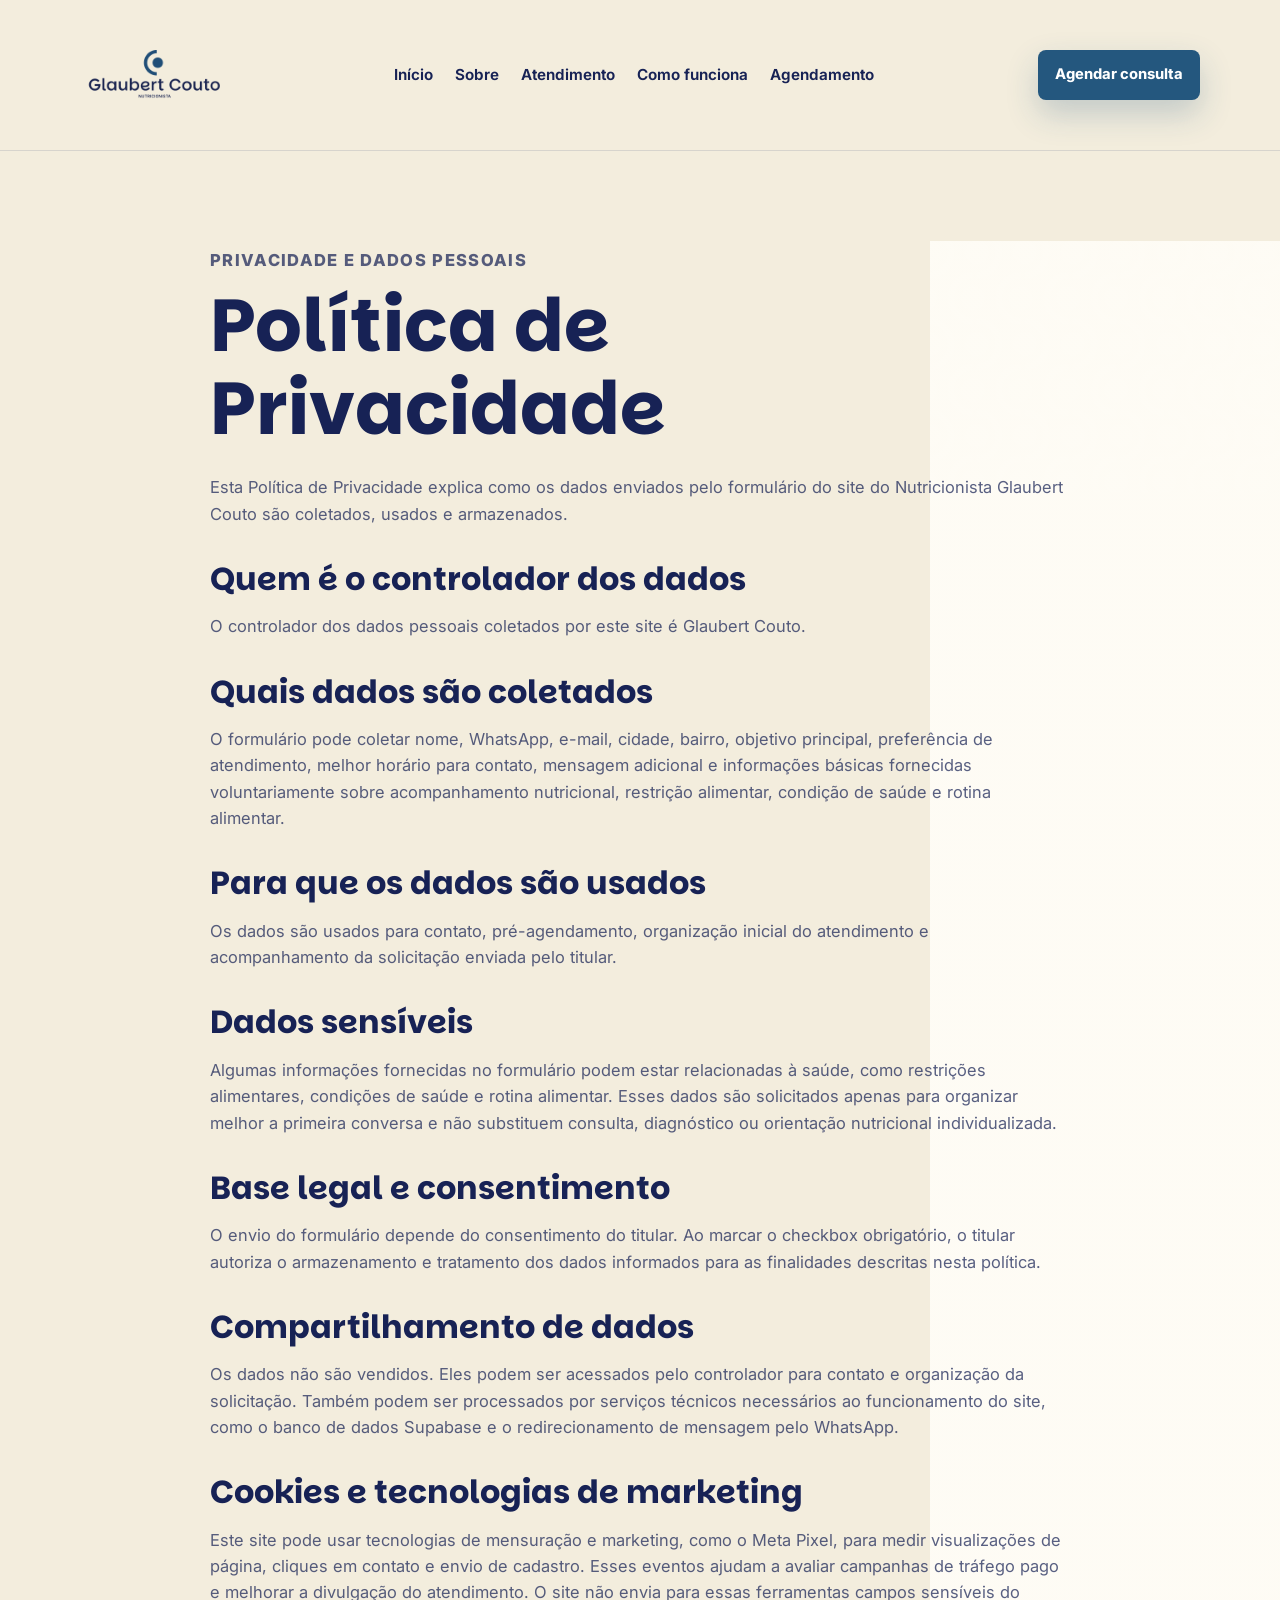
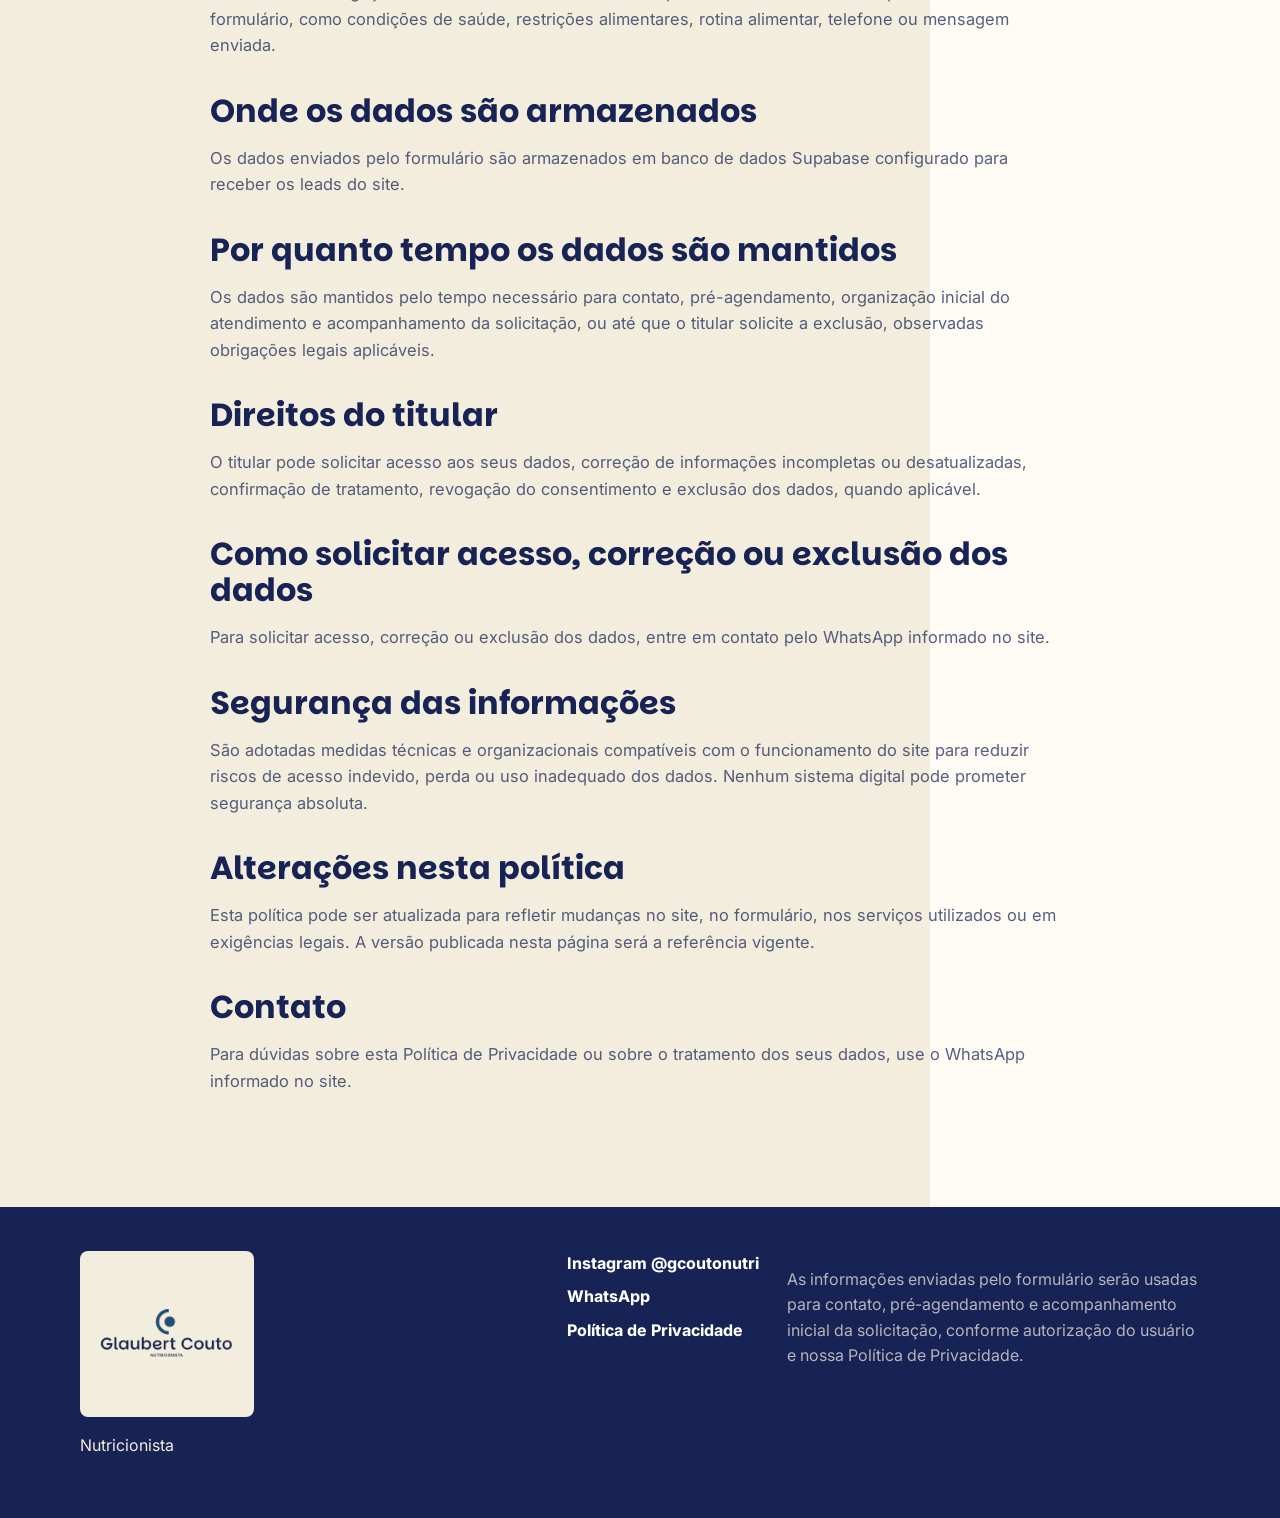
<file: politica-privacidade.html>
<!DOCTYPE html>
<html lang="pt-BR">
<head>
  <meta charset="UTF-8">
  <meta name="viewport" content="width=device-width, initial-scale=1.0">
  <meta name="description" content="Política de Privacidade do site do Nutricionista Glaubert Couto.">
  <title>Política de Privacidade | Glaubert Couto</title>
  <!-- Meta Pixel Code -->
  <script>
  !function(f,b,e,v,n,t,s)
  {if(f.fbq)return;n=f.fbq=function(){n.callMethod?
  n.callMethod.apply(n,arguments):n.queue.push(arguments)};
  if(!f._fbq)f._fbq=n;n.push=n;n.loaded=!0;n.version='2.0';
  n.queue=[];t=b.createElement(e);t.async=!0;
  t.src=v;s=b.getElementsByTagName(e)[0];
  s.parentNode.insertBefore(t,s)}(window, document,'script',
  'https://connect.facebook.net/en_US/fbevents.js');
  fbq('init', '2502422120261088');
  fbq('track', 'PageView');
  </script>
  <!-- End Meta Pixel Code -->
  <link rel="preconnect" href="https://cdn.jsdelivr.net">
  <link rel="icon" type="image/png" href="assets/img/favicon/favicon.png">
  <link rel="apple-touch-icon" href="assets/img/favicon/favicon.png">
  <link rel="stylesheet" href="assets/css/style.css">
</head>
<body>
  <noscript><img height="1" width="1" style="display:none"
  src="https://www.facebook.com/tr?id=2502422120261088&ev=PageView&noscript=1"
  /></noscript>
  <header class="site-header" id="topo">
    <nav class="nav container" aria-label="Menu principal">
      <a class="brand" href="index.html#inicio" aria-label="Glaubert Couto - início">
        <img class="brand-logo brand-logo-horizontal" src="assets/img/brand/logo-glaubert-couto-horizontal.png" alt="Glaubert Couto Nutricionista" width="150" height="70">
      </a>

      <button class="menu-toggle" type="button" aria-label="Abrir menu" aria-expanded="false" aria-controls="main-menu">
        <span></span>
        <span></span>
        <span></span>
      </button>

      <div class="nav-links" id="main-menu">
        <a href="index.html#inicio">Início</a>
        <a href="index.html#sobre">Sobre</a>
        <a href="index.html#atendimento">Atendimento</a>
        <a href="index.html#como-funciona">Como funciona</a>
        <a href="index.html#agendamento">Agendamento</a>
      </div>

      <a class="btn btn-small btn-primary btn-animated header-cta" href="index.html#agendamento"><span>Agendar consulta</span></a>
    </nav>
  </header>

  <main>
    <section class="section privacy-section">
      <div class="container privacy-content">
        <p class="eyebrow">Privacidade e dados pessoais</p>
        <h1>Política de Privacidade</h1>
        <p>
          Esta Política de Privacidade explica como os dados enviados pelo formulário do site do Nutricionista Glaubert Couto são coletados, usados e armazenados.
        </p>

        <h2>Quem é o controlador dos dados</h2>
        <p>
          O controlador dos dados pessoais coletados por este site é Glaubert Couto.
        </p>

        <h2>Quais dados são coletados</h2>
        <p>
          O formulário pode coletar nome, WhatsApp, e-mail, cidade, bairro, objetivo principal, preferência de atendimento, melhor horário para contato, mensagem adicional e informações básicas fornecidas voluntariamente sobre acompanhamento nutricional, restrição alimentar, condição de saúde e rotina alimentar.
        </p>

        <h2>Para que os dados são usados</h2>
        <p>
          Os dados são usados para contato, pré-agendamento, organização inicial do atendimento e acompanhamento da solicitação enviada pelo titular.
        </p>

        <h2>Dados sensíveis</h2>
        <p>
          Algumas informações fornecidas no formulário podem estar relacionadas à saúde, como restrições alimentares, condições de saúde e rotina alimentar. Esses dados são solicitados apenas para organizar melhor a primeira conversa e não substituem consulta, diagnóstico ou orientação nutricional individualizada.
        </p>

        <h2>Base legal e consentimento</h2>
        <p>
          O envio do formulário depende do consentimento do titular. Ao marcar o checkbox obrigatório, o titular autoriza o armazenamento e tratamento dos dados informados para as finalidades descritas nesta política.
        </p>

        <h2>Compartilhamento de dados</h2>
        <p>
          Os dados não são vendidos. Eles podem ser acessados pelo controlador para contato e organização da solicitação. Também podem ser processados por serviços técnicos necessários ao funcionamento do site, como o banco de dados Supabase e o redirecionamento de mensagem pelo WhatsApp.
        </p>

        <h2>Cookies e tecnologias de marketing</h2>
        <p>
          Este site pode usar tecnologias de mensuração e marketing, como o Meta Pixel, para medir visualizações de página, cliques em contato e envio de cadastro. Esses eventos ajudam a avaliar campanhas de tráfego pago e melhorar a divulgação do atendimento. O site não envia para essas ferramentas campos sensíveis do formulário, como condições de saúde, restrições alimentares, rotina alimentar, telefone ou mensagem enviada.
        </p>

        <h2>Onde os dados são armazenados</h2>
        <p>
          Os dados enviados pelo formulário são armazenados em banco de dados Supabase configurado para receber os leads do site.
        </p>

        <h2>Por quanto tempo os dados são mantidos</h2>
        <p>
          Os dados são mantidos pelo tempo necessário para contato, pré-agendamento, organização inicial do atendimento e acompanhamento da solicitação, ou até que o titular solicite a exclusão, observadas obrigações legais aplicáveis.
        </p>

        <h2>Direitos do titular</h2>
        <p>
          O titular pode solicitar acesso aos seus dados, correção de informações incompletas ou desatualizadas, confirmação de tratamento, revogação do consentimento e exclusão dos dados, quando aplicável.
        </p>

        <h2>Como solicitar acesso, correção ou exclusão dos dados</h2>
        <p>
          Para solicitar acesso, correção ou exclusão dos dados, entre em contato pelo WhatsApp informado no site.
        </p>

        <h2>Segurança das informações</h2>
        <p>
          São adotadas medidas técnicas e organizacionais compatíveis com o funcionamento do site para reduzir riscos de acesso indevido, perda ou uso inadequado dos dados. Nenhum sistema digital pode prometer segurança absoluta.
        </p>

        <h2>Alterações nesta política</h2>
        <p>
          Esta política pode ser atualizada para refletir mudanças no site, no formulário, nos serviços utilizados ou em exigências legais. A versão publicada nesta página será a referência vigente.
        </p>

        <h2>Contato</h2>
        <p>
          Para dúvidas sobre esta Política de Privacidade ou sobre o tratamento dos seus dados, use o WhatsApp informado no site.
        </p>
      </div>
    </section>
  </main>

  <footer class="site-footer">
    <div class="container footer-grid">
      <div>
        <a class="brand footer-brand" href="index.html#inicio">
          <img class="brand-logo brand-logo-horizontal" src="assets/img/brand/logo-glaubert-couto-horizontal.png" alt="Glaubert Couto Nutricionista" width="150" height="70">
        </a>
        <p>Nutricionista</p>
      </div>
      <div class="footer-links">
        <a class="js-instagram-link" href="#" target="_blank" rel="noopener">Instagram @gcoutonutri</a>
        <a class="js-whatsapp-link" href="#" target="_blank" rel="noopener">WhatsApp</a>
        <a href="politica-privacidade.html">Política de Privacidade</a>
      </div>
      <p class="footer-note">
        As informações enviadas pelo formulário serão usadas para contato, pré-agendamento e acompanhamento inicial da solicitação, conforme autorização do usuário e nossa Política de Privacidade.
      </p>
    </div>
  </footer>

  <script src="assets/js/config.js"></script>
  <script src="assets/js/analytics.js"></script>
  <script src="assets/js/main.js"></script>
</body>
</html>
</file>
<file: assets/css/style.css>
@font-face {
  font-family: "Inter";
  src: url("../fonts/inter/Inter-VariableFont_opsz,wght.ttf") format("truetype");
  font-weight: 100 900;
  font-style: normal;
  font-display: swap;
}

@font-face {
  font-family: "Parkinsans";
  src: url("../fonts/parkinsans/Parkinsans-VariableFont_wght.ttf") format("truetype");
  font-weight: 300 800;
  font-style: normal;
  font-display: swap;
}

:root {
  --color-bg: #f4efe1;
  --color-surface: #ffffff;
  --color-soft: #f4efe1;
  --color-primary: #19234f;
  --color-primary-dark: #111936;
  --color-secondary: #204e77;
  --color-accent: #e3c29e;
  --color-warm: #7c5e3a;
  --color-terracotta: #843728;
  --color-rose: #ddafcc;
  --color-blue-soft: #467398;
  --color-text: #19234f;
  --color-muted: rgba(25, 35, 79, 0.72);
  --color-border: rgba(25, 35, 79, 0.16);
  --color-danger: #b94b4b;
  --color-success: #204e77;
  --shadow-soft: 0 24px 70px rgba(25, 35, 79, 0.13);
  --radius: 8px;
  --container: 1120px;
  --header-height: 76px;
  --font-base: "Inter", "Segoe UI", Arial, sans-serif;
  --font-heading: "Parkinsans", "Inter", "Segoe UI", Arial, sans-serif;
}

* {
  box-sizing: border-box;
}

html {
  scroll-behavior: smooth;
}

body {
  margin: 0;
  font-family: var(--font-base);
  background: var(--color-bg);
  color: var(--color-text);
  line-height: 1.6;
}

body.menu-open {
  overflow: hidden;
}

a {
  color: inherit;
  text-decoration: none;
}

img,
svg {
  max-width: 100%;
  display: block;
}

button,
input,
select,
textarea {
  font: inherit;
}

.container {
  width: min(100% - 40px, var(--container));
  margin: 0 auto;
}

.section {
  padding: 96px 0;
  scroll-margin-top: var(--header-height);
}

.section-soft {
  background: rgba(255, 255, 255, 0.38);
}

.site-header {
  position: sticky;
  top: 0;
  z-index: 30;
  background: rgba(244, 239, 225, 0.92);
  backdrop-filter: blur(16px);
  border-bottom: 1px solid rgba(25, 35, 79, 0.12);
}

.nav {
  min-height: var(--header-height);
  display: flex;
  align-items: center;
  justify-content: space-between;
  gap: 24px;
}

.brand {
  display: inline-flex;
  align-items: center;
  gap: 12px;
  font-weight: 750;
  letter-spacing: 0;
  color: var(--color-primary-dark);
}

.brand-mark {
  width: 38px;
  height: 38px;
  display: inline-grid;
  place-items: center;
  border-radius: 50%;
  background: var(--color-primary);
  color: #fff;
  font-size: 0.85rem;
  font-weight: 800;
}

.brand-logo {
  width: 42px;
  height: 42px;
  flex: 0 0 42px;
  object-fit: contain;
}

.brand-logo-horizontal {
  width: 150px;
  height: auto;
  flex-basis: 150px;
}

.nav-links {
  display: flex;
  align-items: center;
  gap: 22px;
  color: var(--color-muted);
  font-size: 0.95rem;
  font-weight: 650;
}

.nav-links a:hover {
  color: var(--color-primary-dark);
}

.menu-toggle {
  display: none;
  width: 42px;
  height: 42px;
  border: 1px solid var(--color-border);
  border-radius: var(--radius);
  background: var(--color-surface);
  align-items: center;
  justify-content: center;
  flex-direction: column;
  gap: 5px;
}

.menu-toggle span {
  width: 18px;
  height: 2px;
  background: var(--color-primary-dark);
  transition: transform 180ms ease, opacity 180ms ease;
}

.menu-open .menu-toggle span:nth-child(1) {
  transform: translateY(7px) rotate(45deg);
}

.menu-open .menu-toggle span:nth-child(2) {
  opacity: 0;
}

.menu-open .menu-toggle span:nth-child(3) {
  transform: translateY(-7px) rotate(-45deg);
}

.btn {
  display: inline-flex;
  align-items: center;
  justify-content: center;
  min-height: 50px;
  padding: 0 22px;
  border-radius: var(--radius);
  border: 1px solid transparent;
  font-weight: 750;
  cursor: pointer;
  transition: transform 180ms ease, box-shadow 180ms ease, background 180ms ease;
  text-align: center;
}

.btn:hover {
  transform: translateY(-1px);
}

.btn:focus-visible {
  outline: 3px solid rgba(227, 194, 158, 0.75);
  outline-offset: 3px;
}

.btn-animated {
  position: relative;
  overflow: hidden;
  isolation: isolate;
}

.btn-animated span {
  position: relative;
  z-index: 1;
  color: inherit;
  transition: color 0.4s ease;
}

.btn-animated::before {
  content: "";
  position: absolute;
  inset: 0;
  z-index: 0;
  width: 120%;
  left: -10%;
  background: var(--btn-hover-bg, var(--color-primary-dark));
  transform: translate3d(-110%, 0, 0) skew(30deg);
  transition: transform 0.4s cubic-bezier(0.3, 1, 0.8, 1);
}

.btn.btn-animated:hover,
.btn.btn-animated:focus-visible {
  background: var(--btn-bg, var(--color-primary));
}

.btn.btn-animated:hover span,
.btn.btn-animated:focus-visible span {
  color: var(--btn-hover-color, var(--color-bg));
}

.btn.btn-animated:hover::before,
.btn.btn-animated:focus-visible::before {
  transform: translate3d(0, 0, 0) skew(30deg);
}

.btn-primary {
  --btn-bg: var(--color-primary);
  --btn-hover-bg: var(--color-primary-dark);
  --btn-hover-color: var(--color-bg);
  background: var(--color-primary);
  color: var(--color-bg);
  box-shadow: 0 14px 32px rgba(25, 35, 79, 0.24);
}

.btn-primary:hover {
  background: var(--color-primary-dark);
}

.btn-outline {
  --btn-bg: rgba(244, 239, 225, 0.58);
  --btn-hover-bg: var(--color-primary);
  --btn-hover-color: var(--color-bg);
  color: var(--color-primary);
  border-color: var(--color-border);
  background: rgba(244, 239, 225, 0.58);
}

.btn-small {
  min-height: 42px;
  padding: 0 16px;
  font-size: 0.92rem;
}

.hero {
  min-height: calc(100vh - var(--header-height));
  display: flex;
  align-items: center;
  background:
    linear-gradient(105deg, rgba(244, 239, 225, 0.98) 0%, rgba(244, 239, 225, 0.94) 52%, rgba(227, 194, 158, 0.22) 100%),
    url("../img/brand/pattern-glaubert-couto.png");
  background-size: auto, 420px auto;
  background-position: center, right -120px top -70px;
  background-repeat: no-repeat, no-repeat;
  padding: 86px 0 72px;
}

.hero-title {
  max-width: 920px;
  margin: 0 auto 54px;
  text-align: center;
}

.hero-title h1 {
  margin-inline: auto;
}

.hero-title-animated {
  opacity: 0;
  transform: translateY(28px);
  animation: hero-title-soft-entry 1400ms cubic-bezier(0.22, 1, 0.36, 1) 260ms both;
}

@keyframes hero-title-soft-entry {
  from {
    opacity: 0;
    transform: translateY(28px);
  }

  to {
    opacity: 1;
    transform: translateY(0);
  }
}

.hero-grid {
  display: grid;
  grid-template-columns: minmax(0, 1.05fr) minmax(300px, 0.95fr);
  gap: 64px;
  align-items: center;
}

.eyebrow {
  margin: 0 0 12px;
  color: var(--color-secondary);
  font-weight: 800;
  text-transform: uppercase;
  letter-spacing: 0.08em;
  font-size: 0.78rem;
}

h1,
h2,
h3,
p {
  overflow-wrap: anywhere;
}

h1,
h2,
h3 {
  font-family: var(--font-heading);
  margin: 0;
  line-height: 1.12;
  letter-spacing: 0;
}

h1 {
  font-size: clamp(2.35rem, 6vw, 4.6rem);
  max-width: 820px;
}

h2 {
  font-size: clamp(2rem, 4vw, 3.2rem);
}

h3 {
  font-size: 1.12rem;
}

.hero-text,
.section-heading p,
.text-stack p,
.form-intro p {
  color: var(--color-muted);
  font-size: 1.06rem;
}

.hero-text {
  max-width: 650px;
  margin: 0;
}

.hero-actions {
  display: flex;
  gap: 14px;
  flex-wrap: wrap;
  margin-top: 34px;
}

.hero-notes {
  display: flex;
  flex-wrap: wrap;
  gap: 10px;
  margin-top: 28px;
}

.hero-notes span,
.pill-grid span {
  border: 1px solid var(--color-border);
  background: rgba(255, 255, 255, 0.5);
  color: var(--color-primary);
  padding: 10px 14px;
  border-radius: 999px;
  font-weight: 700;
  font-size: 0.9rem;
}

.hero-media {
  min-height: 560px;
  border-radius: 8px;
  background: var(--color-primary);
  box-shadow: var(--shadow-soft);
  position: relative;
  overflow: hidden;
  border: 1px solid rgba(25, 35, 79, 0.14);
}

.hero-media img {
  width: 100%;
  height: 100%;
  min-height: inherit;
  object-fit: cover;
  object-position: center;
}

.split {
  display: grid;
  grid-template-columns: minmax(260px, 0.82fr) minmax(0, 1.18fr);
  gap: 64px;
}

.section-kicker h2,
.section-heading h2 {
  max-width: 760px;
}

.text-stack p:first-child {
  margin-top: 0;
}

.text-stack p:last-child {
  margin-bottom: 0;
}

.about-image {
  width: 100%;
  max-height: 420px;
  object-fit: cover;
  object-position: center;
  border-radius: var(--radius);
  margin-top: 28px;
  box-shadow: var(--shadow-soft);
}

.section-heading {
  max-width: 790px;
  margin-bottom: 36px;
}

.pill-grid {
  display: grid;
  grid-template-columns: repeat(3, minmax(0, 1fr));
  gap: 14px;
}

.pill-grid span {
  border-radius: var(--radius);
  padding: 18px;
}

.cards-grid {
  display: grid;
  grid-template-columns: repeat(3, minmax(0, 1fr));
  gap: 18px;
}

.benefit-card {
  background: var(--color-surface);
  border: 1px solid var(--color-border);
  border-radius: var(--radius);
  padding: 26px;
  min-height: 214px;
  box-shadow: 0 12px 34px rgba(25, 35, 79, 0.07);
}

.card-icon {
  display: inline-grid;
  place-items: center;
  width: 42px;
  height: 42px;
  border-radius: 50%;
  background: var(--color-primary);
  color: var(--color-bg);
  font-weight: 800;
  margin-bottom: 20px;
}

.benefit-card-image {
  width: 100%;
  aspect-ratio: 16 / 10;
  object-fit: cover;
  border-radius: var(--radius);
  margin-bottom: 18px;
}

.benefit-card p,
.steps p,
.footer-note {
  color: var(--color-muted);
  margin-bottom: 0;
}

.steps {
  list-style: none;
  padding: 0;
  margin: 0;
  display: grid;
  gap: 14px;
}

.steps li {
  display: grid;
  grid-template-columns: 54px 1fr;
  gap: 18px;
  align-items: start;
  padding: 24px;
  border: 1px solid var(--color-border);
  border-radius: var(--radius);
  background: rgba(255, 255, 255, 0.56);
}

.steps span {
  width: 46px;
  height: 46px;
  border-radius: 50%;
  background: var(--color-primary);
  color: var(--color-bg);
  display: grid;
  place-items: center;
  font-weight: 800;
}

.section-form {
  background:
    linear-gradient(rgba(25, 35, 79, 0.94), rgba(25, 35, 79, 0.94)),
    url("../img/brand/pattern-glaubert-couto.png");
  background-size: auto, 560px auto;
  color: var(--color-bg);
}

.form-layout {
  display: grid;
  grid-template-columns: minmax(260px, 0.72fr) minmax(0, 1.28fr);
  gap: 36px;
  align-items: start;
}

.form-intro {
  position: sticky;
  top: calc(var(--header-height) + 24px);
}

.section-form .eyebrow {
  color: var(--color-accent);
}

.section-form .form-intro p {
  color: rgba(244, 239, 225, 0.78);
}

.contact-box {
  margin-top: 28px;
  display: grid;
  gap: 10px;
  padding: 22px;
  border: 1px solid rgba(244, 239, 225, 0.22);
  border-radius: var(--radius);
  background: rgba(244, 239, 225, 0.08);
}

.contact-box a {
  color: var(--color-accent);
  font-weight: 750;
}

.social-link,
.instagram-link {
  display: inline-flex;
  align-items: center;
  gap: 8px;
  width: fit-content;
}

.social-lottie {
  width: 28px;
  height: 28px;
  flex: 0 0 28px;
  display: inline-block;
}

.lead-form {
  background: var(--color-surface);
  color: var(--color-text);
  border-radius: var(--radius);
  padding: 28px;
  box-shadow: var(--shadow-soft);
  border: 1px solid rgba(25, 35, 79, 0.1);
}

fieldset {
  border: 0;
  padding: 0;
  margin: 0 0 30px;
}

legend {
  font-weight: 800;
  margin-bottom: 16px;
  color: var(--color-primary);
  font-family: var(--font-heading);
}

.form-grid {
  display: grid;
  grid-template-columns: repeat(2, minmax(0, 1fr));
  gap: 18px;
}

label {
  display: grid;
  gap: 8px;
  color: var(--color-primary);
  font-weight: 700;
  font-size: 0.93rem;
}

label.full {
  grid-column: 1 / -1;
}

input,
select,
textarea {
  width: 100%;
  border: 1px solid var(--color-border);
  border-radius: var(--radius);
  background: #fff;
  color: var(--color-text);
  padding: 13px 14px;
  outline: none;
  transition: border 160ms ease, box-shadow 160ms ease;
}

textarea {
  resize: vertical;
  min-height: 112px;
}

input:focus,
select:focus,
textarea:focus {
  border-color: var(--color-secondary);
  box-shadow: 0 0 0 4px rgba(32, 78, 119, 0.14);
}

.consent {
  display: grid;
  grid-template-columns: 20px 1fr;
  align-items: start;
  gap: 12px;
  color: var(--color-muted);
  line-height: 1.45;
  margin-bottom: 18px;
}

.consent input {
  width: 18px;
  height: 18px;
  margin-top: 2px;
}

.consent a {
  color: var(--color-secondary);
  font-weight: 800;
  text-decoration: underline;
  text-underline-offset: 3px;
}

.form-feedback {
  min-height: 24px;
  margin-bottom: 14px;
  font-weight: 750;
}

.form-feedback.error {
  color: var(--color-danger);
}

.form-feedback.success {
  color: var(--color-success);
}

.form-submit {
  width: 100%;
}

.form-submit[disabled] {
  opacity: 0.7;
  cursor: wait;
  transform: none;
}

.site-footer {
  background: var(--color-primary);
  color: var(--color-bg);
  padding: 44px 0;
}

.footer-grid {
  display: grid;
  grid-template-columns: 1fr auto minmax(260px, 0.9fr);
  gap: 28px;
  align-items: start;
}

.footer-brand {
  color: var(--color-bg);
  background: var(--color-bg);
  padding: 8px 12px;
  border-radius: var(--radius);
  width: fit-content;
}

.footer-links {
  display: grid;
  gap: 8px;
}

.footer-links a {
  color: var(--color-accent);
  font-weight: 750;
}

.site-footer .footer-note {
  color: rgba(244, 239, 225, 0.72);
}

.privacy-section {
  background: rgba(255, 255, 255, 0.38);
}

.privacy-content {
  max-width: 860px;
}

.privacy-content h1 {
  margin-bottom: 24px;
}

.privacy-content h2 {
  margin-top: 34px;
  font-size: clamp(1.45rem, 3vw, 2rem);
}

.privacy-content p {
  color: var(--color-muted);
  font-size: 1.03rem;
}

.whatsapp-float {
  position: fixed;
  right: 24px;
  bottom: 24px;
  z-index: 40;
  width: 58px;
  height: 58px;
  border-radius: 50%;
  background: var(--color-primary-dark);
  color: var(--color-bg);
  display: inline-flex;
  align-items: center;
  justify-content: center;
  box-shadow: 0 16px 34px rgba(25, 35, 79, 0.28);
  transition: background 0.3s ease, box-shadow 0.3s ease, transform 0.3s ease;
}

.whatsapp-float:hover,
.whatsapp-float:focus-visible {
  background: var(--color-secondary);
  box-shadow: 0 18px 38px rgba(32, 78, 119, 0.34);
  transform: translateY(-2px);
}

.whatsapp-float:focus-visible {
  outline: 3px solid rgba(227, 194, 158, 0.76);
  outline-offset: 4px;
}

.whatsapp-float__icon {
  width: 30px;
  height: 30px;
  color: var(--color-accent);
  transition: fill 0.3s ease;
}

.whatsapp-float__icon svg,
.whatsapp-float__icon path {
  fill: currentColor !important;
  stroke: currentColor !important;
}

.whatsapp-float:hover .whatsapp-float__icon,
.whatsapp-float:focus-visible .whatsapp-float__icon {
  color: var(--color-bg);
  animation: whatsapp-float-slide-in 0.6s cubic-bezier(0.25, 0.46, 0.45, 0.94) both;
}

.whatsapp-float__tooltip {
  position: absolute;
  right: calc(100% + 14px);
  top: 50%;
  transform: translateY(-50%) translateX(8px);
  opacity: 0;
  pointer-events: none;
  white-space: nowrap;
  background: var(--color-primary);
  color: var(--color-bg);
  padding: 7px 11px;
  border-radius: var(--radius);
  font-size: 0.86rem;
  font-weight: 750;
  letter-spacing: 0;
  box-shadow: 0 12px 28px rgba(25, 35, 79, 0.2);
  transition: opacity 0.2s ease, transform 0.2s ease;
}

.whatsapp-float__tooltip::before {
  content: "";
  position: absolute;
  top: 50%;
  right: -5px;
  width: 10px;
  height: 10px;
  background: var(--color-primary);
  transform: translateY(-50%) rotate(45deg);
}

.whatsapp-float:hover .whatsapp-float__tooltip,
.whatsapp-float:focus-visible .whatsapp-float__tooltip {
  opacity: 1;
  transform: translateY(-50%) translateX(0);
}

@keyframes whatsapp-float-slide-in {
  0% {
    opacity: 0;
    transform: translateY(-8px);
  }

  100% {
    opacity: 1;
    transform: translateY(0);
  }
}

.reveal {
  opacity: 0;
  transform: translateY(18px);
  transition: opacity 520ms ease, transform 520ms ease;
}

.reveal.is-visible {
  opacity: 1;
  transform: translateY(0);
}

@media (prefers-reduced-motion: reduce) {
  .hero-title-animated {
    opacity: 1;
    transform: none;
    animation: none;
  }
}

@media (max-width: 940px) {
  .header-cta {
    display: none;
  }

  .menu-toggle {
    display: inline-flex;
  }

  .nav-links {
    position: fixed;
    inset: var(--header-height) 0 auto 0;
    display: none;
    grid-template-columns: 1fr;
    gap: 0;
    padding: 12px 20px 24px;
    background: var(--color-bg);
    border-bottom: 1px solid var(--color-border);
    box-shadow: 0 18px 32px rgba(25, 35, 79, 0.08);
  }

  .menu-open .nav-links {
    display: grid;
  }

  .nav-links a {
    padding: 14px 0;
    border-bottom: 1px solid var(--color-border);
  }

  .hero-grid,
  .split,
  .form-layout {
    grid-template-columns: 1fr;
  }

  .hero-title {
    margin-bottom: 36px;
  }

  .hero-media {
    order: 1;
  }

  .hero-content {
    order: 2;
  }

  .hero-media {
    min-height: 420px;
  }

  .form-intro {
    position: static;
  }

  .cards-grid,
  .pill-grid {
    grid-template-columns: repeat(2, minmax(0, 1fr));
  }

  .footer-grid {
    grid-template-columns: 1fr;
  }
}

@media (max-width: 640px) {
  .container {
    width: min(100% - 28px, var(--container));
  }

  .section {
    padding: 72px 0;
  }

  .hero {
    padding: 58px 0 58px;
  }

  .brand-logo-horizontal {
    width: 132px;
    flex-basis: 132px;
  }

  .hero-actions,
  .btn {
    width: 100%;
  }

  .hero-media {
    min-height: 340px;
  }

  .cards-grid,
  .pill-grid,
  .form-grid {
    grid-template-columns: 1fr;
  }

  .lead-form {
    padding: 20px;
  }

  .whatsapp-float {
    right: 16px;
    bottom: 16px;
    width: 54px;
    height: 54px;
  }

  .whatsapp-float__icon {
    width: 28px;
    height: 28px;
  }

  .whatsapp-float__tooltip {
    display: none;
  }

  .steps li {
    grid-template-columns: 44px 1fr;
    padding: 18px;
  }

  .steps span {
    width: 40px;
    height: 40px;
  }
}

/* Previa correta baseada na IDV do Nutri. Glaubert Couto. */
:root {
  --color-bg: #f3eddd;
  --color-surface: #fffdf7;
  --color-soft: #f3eddd;
  --color-primary: #172255;
  --color-primary-dark: #111a43;
  --color-secondary: #24577e;
  --color-accent: #24577e;
  --color-warm: #f3eddd;
  --color-text: #172255;
  --color-muted: rgba(23, 34, 85, 0.72);
  --color-border: rgba(23, 34, 85, 0.15);
  --color-success: #24577e;
  --shadow-soft: 0 24px 70px rgba(23, 34, 85, 0.14);
}

body {
  background: var(--color-bg);
  color: var(--color-text);
  overflow-x: hidden;
}

.site-header {
  background: rgba(243, 237, 221, 0.94);
  border-bottom: 1px solid rgba(23, 34, 85, 0.12);
}

.site-header .brand {
  background: transparent;
  padding: 0;
}

.brand,
.nav-links {
  color: var(--color-primary);
}

.nav-links {
  text-transform: none;
  letter-spacing: 0;
  font-size: 0.95rem;
}

.nav-links a:hover {
  color: var(--color-secondary);
}

.menu-toggle {
  background: var(--color-surface);
  border-color: var(--color-border);
}

.menu-toggle span {
  background: var(--color-primary);
}

.btn {
  text-transform: none;
  letter-spacing: 0;
  min-height: 50px;
}

.btn-primary {
  --btn-bg: var(--color-secondary);
  --btn-hover-bg: var(--color-primary);
  --btn-hover-color: var(--color-bg);
  background: var(--color-secondary);
  color: #ffffff;
  box-shadow: 0 14px 32px rgba(36, 87, 126, 0.24);
}

.btn-outline {
  --btn-bg: rgba(255, 253, 247, 0.62);
  --btn-hover-bg: var(--color-primary);
  --btn-hover-color: #ffffff;
  color: var(--color-primary);
  border-color: rgba(23, 34, 85, 0.22);
  background: rgba(255, 253, 247, 0.62);
}

.hero {
  min-height: calc(100vh - var(--header-height));
  align-items: center;
  overflow: hidden;
  background:
    linear-gradient(90deg, rgba(243, 237, 221, 0.96) 0 58%, rgba(243, 237, 221, 0.72) 58% 100%),
    url("../img/brand/pattern-glaubert-couto.png");
  background-size: auto, 520px auto;
  background-position: center, right -120px top -80px;
  background-repeat: no-repeat, no-repeat;
  color: var(--color-text);
  padding: 88px 0 76px;
}

.hero::before {
  content: "";
  position: absolute;
  right: -180px;
  top: 72px;
  width: 520px;
  height: 520px;
  border-radius: 50%;
  background: rgba(36, 87, 126, 0.12);
  border: 52px solid rgba(23, 34, 85, 0.08);
  transform: none;
  pointer-events: none;
}

.hero::after {
  content: "";
  position: absolute;
  left: -72px;
  bottom: -96px;
  width: 260px;
  height: 260px;
  border-radius: 50%;
  background: transparent;
  border: 36px solid rgba(23, 34, 85, 0.09);
  transform: none;
  pointer-events: none;
}

.hero .container {
  position: relative;
  z-index: 1;
  display: block;
}

.hero-title {
  max-width: 980px;
  margin: 0 auto 44px;
  text-align: center;
}

.hero-title h1 {
  margin-inline: auto;
  color: var(--color-primary);
  text-transform: none;
  font-size: clamp(2.45rem, 6.4vw, 5rem);
  max-width: 940px;
}

.hero-grid {
  grid-template-columns: minmax(0, 1fr) minmax(330px, 0.9fr);
  gap: 64px;
}

.eyebrow {
  color: var(--color-secondary);
  letter-spacing: 0.08em;
}

.hero-text {
  color: var(--color-muted);
  font-size: 1.1rem;
}

.hero-notes span {
  border: 1px solid rgba(23, 34, 85, 0.15);
  background: rgba(255, 253, 247, 0.78);
  color: var(--color-primary);
  border-radius: 999px;
  text-transform: none;
  letter-spacing: 0;
}

.hero-media {
  min-height: 560px;
  border: 0;
  border-radius: 8px;
  background:
    radial-gradient(circle at 88% 12%, rgba(243, 237, 221, 0.98) 0 72px, transparent 73px),
    var(--color-primary);
  box-shadow: var(--shadow-soft);
}

.hero-media::before {
  content: "";
  position: absolute;
  inset: auto -84px -74px auto;
  width: 230px;
  height: 230px;
  border-radius: 50%;
  z-index: 2;
  background: transparent;
  border: 34px solid rgba(243, 237, 221, 0.34);
  transform: none;
}

.hero-media img {
  object-position: center;
  filter: none;
}

.section {
  position: relative;
}

.section-soft {
  background: var(--color-bg);
}

.section-kicker h2,
.section-heading h2 {
  text-transform: none;
}

.section-heading {
  max-width: 820px;
}

.pill-grid span {
  min-height: 92px;
  display: grid;
  place-items: center;
  text-align: center;
  border: 1px solid rgba(23, 34, 85, 0.12);
  border-radius: var(--radius);
  background: var(--color-surface);
  color: var(--color-primary);
  text-transform: none;
  letter-spacing: 0;
  box-shadow: 0 10px 28px rgba(23, 34, 85, 0.06);
}

.pill-grid span:nth-child(2n) {
  background: var(--color-secondary);
  color: #ffffff;
}

.cards-grid {
  gap: 18px;
}

.benefit-card {
  min-height: 230px;
  border: 1px solid rgba(23, 34, 85, 0.12);
  background: var(--color-surface);
  color: var(--color-primary);
  box-shadow: 0 12px 34px rgba(23, 34, 85, 0.08);
}

.benefit-card:nth-child(even) {
  background: var(--color-primary);
  color: #ffffff;
}

.benefit-card h3 {
  text-transform: none;
  font-size: 1.14rem;
}

.benefit-card p {
  color: var(--color-muted);
}

.benefit-card:nth-child(even) p {
  color: rgba(243, 237, 221, 0.78);
}

.card-icon {
  width: 42px;
  height: 42px;
  display: inline-grid;
  place-items: center;
  border-radius: 50%;
  background: var(--color-secondary);
  color: #ffffff;
  font-size: 0.98rem;
  margin-bottom: 20px;
}

.benefit-card:nth-child(even) .card-icon {
  background: var(--color-bg);
  color: var(--color-primary);
}

.steps {
  gap: 14px;
}

.steps li {
  background: rgba(255, 253, 247, 0.78);
  border: 1px solid rgba(23, 34, 85, 0.12);
  box-shadow: none;
}

.steps span {
  border-radius: 50%;
  background: var(--color-primary);
  color: #ffffff;
}

.section-form {
  overflow: hidden;
  background:
    linear-gradient(rgba(23, 34, 85, 0.94), rgba(23, 34, 85, 0.94)),
    url("../img/brand/pattern-glaubert-couto.png");
  background-size: auto, 600px auto;
  background-position: center, right -180px top -70px;
  background-repeat: no-repeat, no-repeat;
  color: var(--color-bg);
}

.section-form::before {
  content: "";
  position: absolute;
  right: -110px;
  bottom: -160px;
  width: 390px;
  height: 390px;
  border-radius: 50%;
  background: transparent;
  border: 46px solid rgba(243, 237, 221, 0.12);
  transform: none;
  opacity: 1;
}

.form-layout {
  position: relative;
  z-index: 1;
}

.contact-box {
  background: rgba(243, 237, 221, 0.08);
  border-color: rgba(243, 237, 221, 0.22);
}

.contact-box a {
  color: #ffffff;
}

.lead-form {
  border-radius: var(--radius);
  box-shadow: var(--shadow-soft);
}

legend {
  text-transform: none;
  letter-spacing: 0;
  color: var(--color-primary);
}

input,
select,
textarea {
  border-color: rgba(23, 34, 85, 0.16);
  background: #ffffff;
}

input:focus,
select:focus,
textarea:focus {
  border-color: var(--color-secondary);
  box-shadow: 0 0 0 4px rgba(36, 87, 126, 0.14);
}

.site-footer {
  background: var(--color-primary);
  border-top: 0;
}

.footer-links a {
  color: #ffffff;
}

.footer-brand {
  background: var(--color-bg);
}

.whatsapp-float {
  background: var(--color-secondary);
  color: var(--color-bg);
  border: 2px solid rgba(243, 237, 221, 0.86);
  box-shadow: 0 18px 38px rgba(23, 34, 85, 0.24);
}

.whatsapp-float:hover,
.whatsapp-float:focus-visible {
  background: var(--color-primary);
  box-shadow: 0 18px 38px rgba(23, 34, 85, 0.28);
}

.whatsapp-float__icon {
  color: var(--color-bg);
  display: grid;
  place-items: center;
}

.whatsapp-float__icon svg {
  width: 100% !important;
  height: 100% !important;
}

.whatsapp-float:hover .whatsapp-float__icon,
.whatsapp-float:focus-visible .whatsapp-float__icon {
  color: #ffffff;
}

.whatsapp-float__tooltip {
  background: var(--color-primary);
  color: #ffffff;
}

.whatsapp-float__tooltip::before {
  background: var(--color-primary);
}

.privacy-section {
  background:
    linear-gradient(rgba(255, 253, 247, 0.9), rgba(255, 253, 247, 0.9)),
    url("../img/brand/pattern-glaubert-couto.png");
  background-size: 520px auto;
  background-position: right -170px top 90px;
  background-repeat: no-repeat;
}

@media (max-width: 940px) {
  .nav-links {
    background: var(--color-bg);
    border-bottom-color: var(--color-border);
  }

  .hero-grid,
  .split,
  .form-layout {
    grid-template-columns: 1fr;
  }

  .hero-grid > *,
  .split > *,
  .form-layout > * {
    min-width: 0;
  }

  .hero-media {
    order: 1;
  }

  .hero-content {
    order: 2;
  }

  .form-intro {
    position: static;
  }

  .cards-grid,
  .pill-grid {
    grid-template-columns: repeat(2, minmax(0, 1fr));
  }

  .hero {
    background:
      linear-gradient(rgba(243, 237, 221, 0.94), rgba(243, 237, 221, 0.94)),
      url("../img/brand/pattern-glaubert-couto.png");
    background-size: auto, 420px auto;
    background-position: center, right -190px top 80px;
  }

  .section-soft {
    background: var(--color-bg);
  }

  .hero-media {
    min-height: 430px;
    border-radius: var(--radius);
  }

  .hero-media::before {
    display: block;
    width: 190px;
    height: 190px;
    border-width: 28px;
  }
}

@media (max-width: 640px) {
  .container {
    width: calc(100vw - 28px);
    max-width: var(--container);
  }

  .hero .container,
  .hero-title,
  .hero-title h1,
  .hero-content,
  .hero-text {
    inline-size: calc(100vw - 28px) !important;
    max-inline-size: calc(100vw - 28px) !important;
  }

  .hero {
    padding: 58px 0;
  }

  .hero-title {
    max-width: 100%;
    width: 100%;
    margin-bottom: 32px;
  }

  .hero-title h1 {
    max-width: 100%;
    width: 100%;
    font-size: clamp(1.9rem, 9vw, 2.35rem);
    overflow-wrap: anywhere;
    word-break: normal;
    hyphens: auto;
    white-space: normal;
  }

  .eyebrow {
    max-width: 100%;
    overflow-wrap: anywhere;
    white-space: normal;
  }

  .hero-text {
    font-size: 1.02rem;
  }

  .hero-actions,
  .btn {
    width: 100%;
  }

  .hero::before,
  .hero::after,
  .section-form::before,
  .hero-media::before {
    display: none;
  }

  .hero-media {
    min-height: 340px;
  }

  .cards-grid,
  .pill-grid,
  .form-grid {
    grid-template-columns: 1fr;
  }

  .pill-grid span {
    min-height: 76px;
  }

  .benefit-card {
    min-height: 210px;
  }
}
</file>
